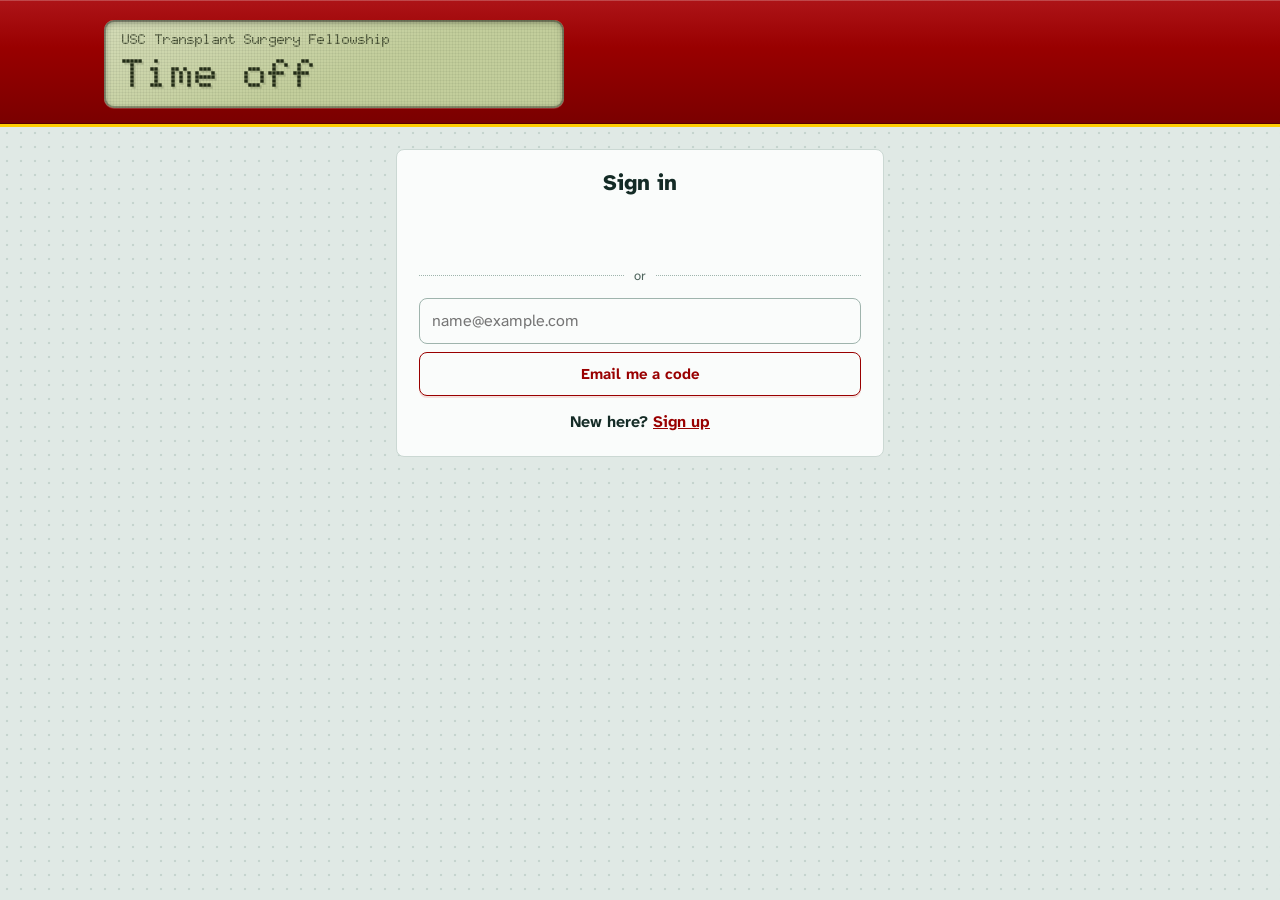
<file: index.html>
<!DOCTYPE html>
<html lang="en">
<head>
  <meta charset="utf-8">
  <meta name="viewport" content="width=device-width, initial-scale=1">
  <title>Fellowship Time Off</title>
  <link rel="icon" href="data:image/svg+xml,%3Csvg xmlns='http://www.w3.org/2000/svg' viewBox='0 0 32 32'%3E%3Crect width='32' height='32' rx='8' fill='%23990000'/%3E%3Crect x='5' y='7' width='22' height='13' rx='3' fill='%23c3ce9c'/%3E%3Cpath d='M8 11h2v2H8zm3 0h2v2h-2zm3 0h2v2h-2zm-6 4h2v2H8zm3 0h2v2h-2z' fill='%23232c17'/%3E%3Crect x='9' y='24' width='14' height='3' rx='1.5' fill='%23ffcc00'/%3E%3C/svg%3E">
  <meta name="theme-color" content="#990000">
  <link rel="preload" href="assets/fonts/doto.woff2" as="font" type="font/woff2" crossorigin>
  <link rel="preload" href="assets/fonts/atkinson-hyperlegible-next.woff2" as="font" type="font/woff2" crossorigin>
  <link rel="stylesheet" href="assets/styles.css">
  <script src="https://accounts.google.com/gsi/client" async></script>
  <script src="assets/ui.js"></script>
  <script src="assets/api.js"></script>
  <script src="assets/timeoff.js"></script>
</head>
<body>
  <header class="top">
    <div class="top-inner">
      <div class="lcd">
        <div class="eyebrow">USC Transplant Surgery Fellowship</div>
        <h1>Time off</h1>
      </div>
      <div class="who" id="who"></div>
    </div>
  </header>

  <div id="auth"><section class="card"><div class="loading">Loading…</div></section></div>
  <main id="app" class="split" hidden>
    <div class="col side">
    <section class="card">
      <label class="label" for="month">Month</label>
      <select id="month" aria-label="Month"></select>
    </section>

    <section class="card" id="tally"><div class="loading">Loading…</div></section>
    <section class="card" id="viewerNote" hidden>
      <h2>View only</h2>
      <p class="hint" id="viewerText">You can see who is off and who cross-covers. Only fellows can request time off; admins can make changes on the admin page.</p>
    </section>

    <section class="card">
      <h2 id="offTitle">Already off</h2>
      <ul class="offlist" id="offList"></ul>
    </section>
    </div>

    <div class="col wide">
    <section class="card">
      <h2 id="requestTitle">Request or remove time off</h2>
      <div class="tabs" id="tabs" role="tablist">
        <button class="tab" role="tab" data-mode="weekend" type="button">Weekend Off</button>
        <button class="tab" role="tab" data-mode="vacation" type="button">Vacation</button>
        <button class="tab" role="tab" data-mode="custom" type="button" hidden>Conference / Other</button>
        <button class="tab" role="tab" data-mode="remove" type="button">Remove</button>
      </div>
      <p class="hint" id="hint"></p>
      <div class="options" id="weekendOptions" role="radiogroup" aria-label="Weekend options"></div>
      <div class="customform" id="customForm" style="display:none">
        <label class="label" for="customLabel">What is it?</label>
        <input id="customLabel" type="text" maxlength="80" placeholder="e.g. ASTS Winter Symposium">
        <div class="daterow">
          <div><label class="label" for="customStart">First day</label><input id="customStart" type="date"></div>
          <div><label class="label" for="customEnd">Last day</label><input id="customEnd" type="date"></div>
        </div>
        <label class="override-toggle" id="ackRow">
          <input type="checkbox" id="ack">
          <span><b>Another fellow is also off on some of these days, and I know</b><br>For example, you’re both going to the same conference. Each service still gets its own cross-cover.</span>
        </label>
      </div>
      <div class="cal" id="calendar" aria-label="Month calendar"></div>
      <ul class="legend" aria-label="Calendar key">
        <li><span class="swatch tag-other">AB</span> Someone is off (their initials)</li>
        <li id="legendMine"><span class="swatch tag-mine">AB</span> You are off</li>
        <li id="legendSelect"><span class="swatch sel"></span> Your selection</li>
        <li><span class="swatch wkd"></span> Saturday / Sunday</li>
        <li id="legendRemove"><span class="swatch removing"></span> Selected to remove</li>
      </ul>
      <div class="selection" id="selection"></div>
      <button class="primary" id="submit" type="button" disabled>Submit request</button>
      <div class="status" id="status" role="status" aria-live="polite"></div>
    </section>
    </div>
  </main>

  <script>
  (function () {
    var state = { view: null, mode: 'weekend', weekend: '', vacation: {}, remove: {}, confirming: false, busy: false };
    var $ = UI.$, el = UI.el, clear = UI.clear, addDays = UI.addDays, dayLabel = UI.dayLabel, plural = UI.plural;
    var page = TimeOffPage, custom = TimeOffPage.custom;
    var call = page.caller(state, showStatus, function () { renderSelection(); });

    function load(month) {
      showStatus('', '', []);
      call('apiGetMonth', [month || ''], render);
    }

    /* ── rendering ── */
    function render(view) {
      if (!state.view || state.view.month !== view.month) { custom.reset(); $('ack').checked = false; }
      state.view = view;
      resetSelection();
      UI.fillSelect($('month'), view.months.map(function (m) { return [m.value, m.label]; }), view.month);
      renderTally();
      $('offTitle').textContent = 'Already off in ' + view.monthLabel;
      page.offList($('offList'), view, { you: view.canRequest });
      renderRequest();
    }

    function resetSelection() {
      state.weekend = '';
      state.vacation = {};
      state.remove = {};
      state.confirming = false;
    }

    function renderTally() {
      var t = state.view.tally, box = $('tally');
      clear(box);
      box.hidden = !t;
      $('viewerNote').hidden = !!t;
      if (state.view.viewNote) $('viewerText').textContent = state.view.viewNote; // a fellow in another year
      if (!t) return;
      box.appendChild(el('div', 'tally-head', 'Your vacation days (includes conferences and other non-weekend time off)'));
      box.appendChild(UI.tallyStats(t));
    }

    function renderRequest() {
      Array.prototype.forEach.call(document.querySelectorAll('.tab'), function (t) {
        t.setAttribute('aria-selected', t.getAttribute('data-mode') === state.mode ? 'true' : 'false');
      });
      var v = state.view;
      // Viewers (and admins, and fellows of another year) see the month read-only.
      $('tabs').hidden = !v.canRequest;
      $('submit').hidden = !v.canRequest;
      $('requestTitle').textContent = v.canRequest ? 'Request or remove time off' : 'Who’s off in ' + v.monthLabel;
      $('legendMine').style.display = v.canRequest ? '' : 'none';
      if (!v.canRequest) {
        state.mode = 'view';
        $('customForm').style.display = 'none';
        $('hint').textContent = 'Initials show who is off each day. The list shows each person’s name, reason and cross-cover.';
        $('legendRemove').style.display = 'none';
        $('legendSelect').style.display = 'none';
        renderWeekendOptions();
        renderCalendar();
        renderSelection();
        return;
      }
      var customTab = document.querySelector('.tab[data-mode="custom"]');
      customTab.hidden = !v.rules.canAddCustom;
      $('tabs').classList.toggle('tabs4', !!v.rules.canAddCustom);
      if (state.mode === 'custom' && !v.rules.canAddCustom) state.mode = 'weekend';
      if (state.mode === 'view') state.mode = 'weekend';
      $('customForm').style.display = state.mode === 'custom' ? '' : 'none';
      $('ackRow').style.display = v.rules.customAcknowledge ? '' : 'none';
      $('customLabel').maxLength = v.rules.customNameMax || 80;
      if (state.mode === 'custom') {
        custom.limit(v);
        var pastCustom = (v.rules.pastKinds || []).indexOf('custom') !== -1;
        $('hint').textContent = 'For a conference or other time off that isn’t a weekend or vacation. It goes on the calendar as "' +
          v.fellowName + ' - <what it is>", its ' + v.rules.countedDays + ' days count toward your ' + v.rules.vacationLimit +
          ' vacation days, and cross-cover is added. Up to ' + v.rules.customMaxDays + ' days, starting in ' + v.monthLabel + '.' +
          (pastCustom ? ' Past dates are fine.' : '') +
          (v.rules.customAcknowledge ? ' If another fellow is off then too, tick the box below to add it anyway.' : ' If another fellow is off then too, ask an admin to add it.');
      } else if (state.mode === 'weekend') {
        var perMonth = v.rules.weekendsPerMonth === 1 ? 'One weekend off per month' : 'Up to ' + v.rules.weekendsPerMonth + ' weekends off per month';
        $('hint').textContent = v.myWeekend
          ? 'You already have a weekend off this month (' + v.myWeekend + '). ' + perMonth + '.'
          : 'Pick a ' + v.rules.weekendDays + ' weekend. ' + perMonth + ', and only one person off at a time.';
      } else if (state.mode === 'vacation') {
        var pastVac = (v.rules.pastKinds || []).indexOf('vacation') !== -1;
        $('hint').textContent = 'Tap the days you want off (' + v.rules.vacationDays + '). You have ' + plural(v.tally.remaining, 'vacation day') +
          ' left. Days when another fellow is already off can’t be picked.' +
          (pastVac ? ' Past days (dashed) can be added too, to record vacation you already took.' : '');
      } else {
        var any = v.grid.some(function (c) { return c.removeDays.length; });
        var past = v.rules.pastKinds || [];
        var pastNote = past.length === 0 ? 'past days'
          : past.indexOf('weekend') === -1 ? 'weekends that have already started' : '';
        $('hint').textContent = any
          ? 'Tap your ' + v.rules.fellowsRemove + ' days (yellow) to remove them. ' +
            (v.rules.weekendsRemovedWhole ? 'A weekend is removed as a whole. ' : '') +
            'The matching cross-cover is removed too.' +
            (pastNote ? ' ' + pastNote.charAt(0).toUpperCase() + pastNote.slice(1) + ' can’t be removed here.' : '')
          : 'You have no ' + v.rules.fellowsRemove + ' days you can remove in ' + v.monthLabel + '.';
      }
      $('legendRemove').style.display = state.mode === 'remove' ? '' : 'none';
      $('legendSelect').style.display = state.mode === 'remove' ? 'none' : '';
      renderWeekendOptions();
      renderCalendar();
      renderSelection();
    }

    function renderWeekendOptions() {
      var box = $('weekendOptions');
      box.style.display = state.mode === 'weekend' ? '' : 'none';
      if (state.mode !== 'weekend') { clear(box); return; }
      page.weekendOptions(box, state.view.weekendOptions, state.weekend, function (start) {
        state.weekend = start;
        showStatus('', '', []);
        renderRequest();
      });
    }

    function renderCalendar() {
      var weekendDays = {}, customChosen = {};
      if (state.mode === 'custom') custom.days(state.view).forEach(function (k) { customChosen[k] = true; });
      if (state.mode === 'weekend' && state.weekend && state.view.canRequest) {
        for (var i = 0; i < state.view.rules.weekendLength; i++) weekendDays[addDays(state.weekend, i)] = true;
      }
      page.calendar($('calendar'), state.view.grid, function (c) {
        var action = null;
        if (state.mode === 'vacation' && c.vacationOk) action = function () { toggleVacation(c.key); };
        if (state.mode === 'remove' && c.removeDays.length) action = function () { toggleRemove(c.removeDays); };
        return { action: action, muted: state.mode === 'vacation' || state.mode === 'remove',
          selected: !!(weekendDays[c.key] || state.vacation[c.key] || customChosen[c.key] || state.remove[c.key]), removing: !!state.remove[c.key] };
      });
    }

    function toggleVacation(key) {
      if (state.vacation[key]) {
        delete state.vacation[key];
      } else {
        var count = Object.keys(state.vacation).length;
        if (count >= state.view.tally.remaining) {
          showStatus('error', 'Vacation limit', ['You have ' + plural(state.view.tally.remaining, 'vacation day') + ' left.']);
          return;
        }
        state.vacation[key] = true;
      }
      showStatus('', '', []);
      renderCalendar();
      renderSelection();
    }

    function toggleRemove(days) {
      var allOn = days.every(function (d) { return state.remove[d]; });
      days.forEach(function (d) { if (allOn) delete state.remove[d]; else state.remove[d] = true; });
      state.confirming = false;
      showStatus('', '', []);
      renderCalendar();
      renderSelection();
    }

    function renderSelection() {
      var box = $('selection'), btn = $('submit');
      clear(box);
      if (state.mode === 'view') return;
      if (state.mode === 'weekend') {
        if (state.weekend) {
          box.appendChild(el('b', null, 'Weekend Off: '));
          box.appendChild(document.createTextNode(dayLabel(state.weekend) + ' – ' + dayLabel(addDays(state.weekend, state.view.rules.weekendLength - 1))));
        }
        btn.disabled = !state.weekend;
        btn.textContent = 'Request weekend off';
      } else if (state.mode === 'custom') {
        var cd = custom.days(state.view), lbl = $('customLabel').value.trim();
        if (cd.length) {
          box.appendChild(el('b', null, '"' + state.view.fellowName + ' - ' + (lbl || '…') + '": '));
          box.appendChild(document.createTextNode(UI.spanLabel(cd[0], cd[cd.length - 1]) + ' (' + plural(custom.counted(state.view, cd), 'day') + ' counted)'));
          var others = {};
          state.view.grid.forEach(function (c) {
            if (cd.indexOf(c.key) !== -1) c.off.forEach(function (o) { if (!o.mine) others[o.name] = true; });
          });
          var names = Object.keys(others);
          if (names.length) box.appendChild(el('div', 'ack-note', 'Also off on some of these days: ' + names.join(', ') + '.' +
            ($('ack').checked ? '' : ' Tick the box above if you know and it’s fine.')));
        }
        btn.disabled = !(cd.length && lbl);
        btn.textContent = !cd.length ? 'Add time off' : !lbl ? 'Enter what it is' : 'Add ' + plural(cd.length, 'day');
      } else if (state.mode === 'remove') {
        var rdays = Object.keys(state.remove).sort();
        if (rdays.length) {
          box.appendChild(el('b', null, 'Remove ' + plural(rdays.length, 'day') + ': '));
          box.appendChild(document.createTextNode(rdays.map(dayLabel).join(', ')));
        }
        btn.disabled = !rdays.length;
        btn.textContent = !rdays.length ? 'Remove time off'
          : state.confirming ? 'Tap again to confirm removing ' + plural(rdays.length, 'day')
          : 'Remove ' + plural(rdays.length, 'day');
      } else {
        var days = Object.keys(state.vacation).sort();
        if (days.length) {
          box.appendChild(el('b', null, 'Vacation: ' + plural(days.length, 'day') + ' — '));
          box.appendChild(document.createTextNode(days.map(dayLabel).join(', ')));
        }
        btn.disabled = !days.length;
        btn.textContent = days.length ? 'Request ' + plural(days.length, 'vacation day') : 'Request vacation';
      }
      btn.classList.toggle('danger', state.mode === 'remove');
    }

    function showStatus(kind, title, lines) { UI.showStatus($('status'), kind, title, lines); }

    /* ── submit ── */
    function submit() {
      if (!state.view || state.busy || !state.view.canRequest) return;
      var month = state.view.month;
      var done = function (res) {
        if (!res.ok) { showStatus('error', 'Not submitted', res.errors); return; }
        var removed = state.mode === 'remove';
        render(res.view);
        showStatus('ok', removed ? 'Removed from the calendar' : 'Added to the calendar', res.lines.concat(res.notes || []));
      };
      if (state.mode === 'remove') {
        if (!state.confirming) { state.confirming = true; renderSelection(); return; }
        call('apiRemoveTimeOff', [month, Object.keys(state.remove).sort()], done);
      } else if (state.mode === 'custom') {
        call('apiRequestCustom', [month, $('customLabel').value, custom.first(), custom.last(), $('ack').checked], function (res) {
          if (res.ok) { custom.reset(); $('ack').checked = false; }
          done(res);
        });
      } else if (state.mode === 'weekend') call('apiRequestWeekend', [month, state.weekend], done);
      else call('apiRequestVacation', [month, Object.keys(state.vacation).sort()], done);
    }

    /* ── wiring ── */
    $('month').addEventListener('change', function (e) { load(e.target.value); });
    Array.prototype.forEach.call(document.querySelectorAll('.tab'), function (t) {
      t.addEventListener('click', function () {
        if (!state.view || state.busy || !state.view.canRequest) return;
        state.mode = t.getAttribute('data-mode');
        resetSelection();
        showStatus('', '', []);
        renderRequest();
      });
    });
    $('submit').addEventListener('click', submit);
    ['customLabel', 'customStart', 'customEnd', 'ack'].forEach(function (id) {
      $(id).addEventListener(id === 'ack' ? 'change' : 'input', function () {
        if (!state.view) return;
        if (id === 'customStart' || id === 'customEnd') custom.limit(state.view);
        showStatus('', '', []);
        renderCalendar();
        renderSelection();
      });
    });
    TimeOffApi.start({ app: 'timeoff', need: 'viewer', adminUrl: 'admin/', onReady: function () { load(''); } });
  })();
  </script>
</body>
</html>
</file>
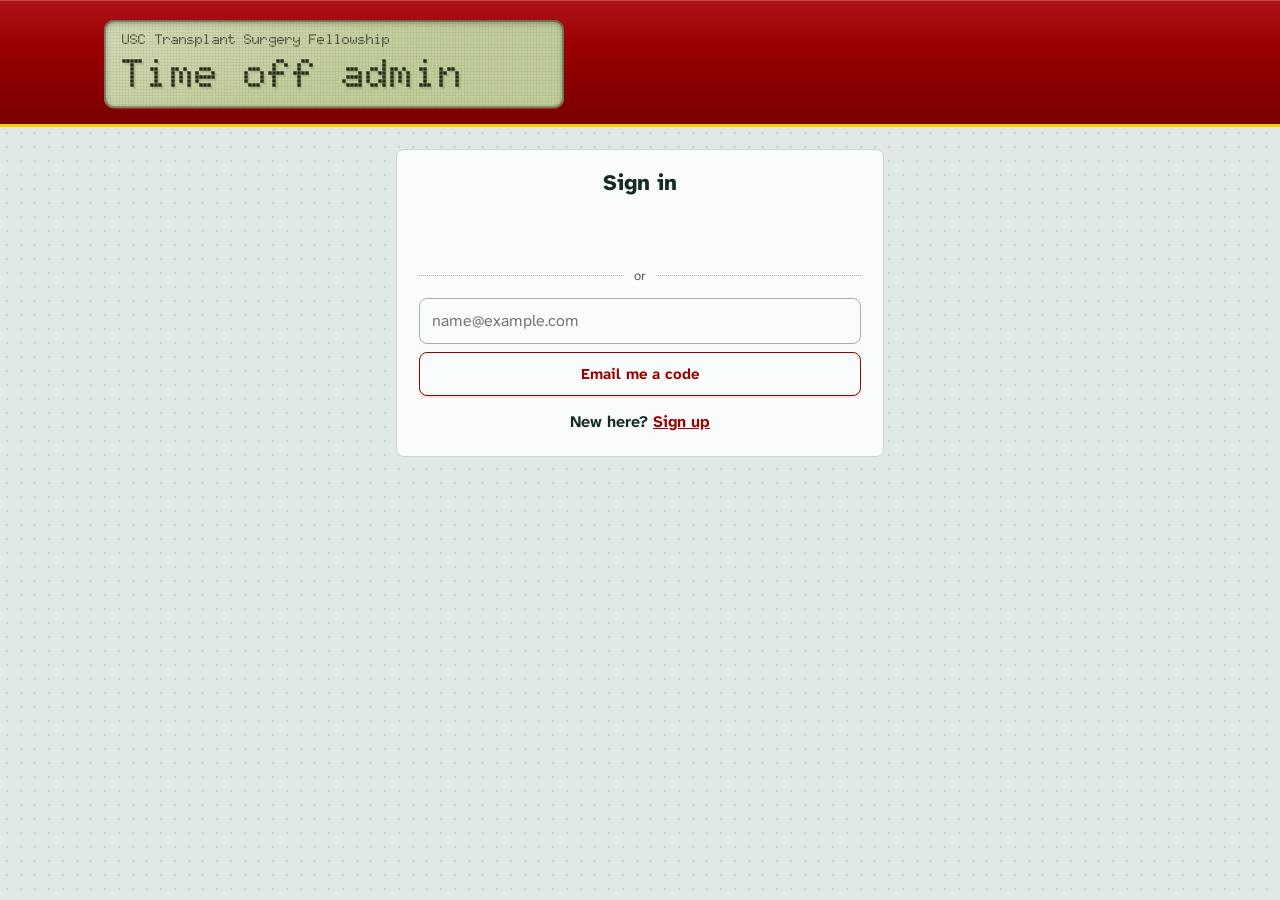
<file: admin/index.html>
<!DOCTYPE html>
<html lang="en">
<head>
  <meta charset="utf-8">
  <meta name="viewport" content="width=device-width, initial-scale=1">
  <title>Fellowship Time Off — Admin</title>
  <link rel="icon" href="data:image/svg+xml,%3Csvg xmlns='http://www.w3.org/2000/svg' viewBox='0 0 32 32'%3E%3Crect width='32' height='32' rx='8' fill='%23990000'/%3E%3Crect x='5' y='7' width='22' height='13' rx='3' fill='%23c3ce9c'/%3E%3Cpath d='M8 11h2v2H8zm3 0h2v2h-2zm3 0h2v2h-2zm-6 4h2v2H8zm3 0h2v2h-2z' fill='%23232c17'/%3E%3Crect x='9' y='24' width='14' height='3' rx='1.5' fill='%23ffcc00'/%3E%3C/svg%3E">
  <meta name="theme-color" content="#990000">
  <link rel="preload" href="../assets/fonts/doto.woff2" as="font" type="font/woff2" crossorigin>
  <link rel="preload" href="../assets/fonts/atkinson-hyperlegible-next.woff2" as="font" type="font/woff2" crossorigin>
  <link rel="stylesheet" href="../assets/styles.css">
  <script src="https://accounts.google.com/gsi/client" async></script>
  <script src="../assets/ui.js"></script>
  <script src="../assets/api.js"></script>
  <script src="../assets/timeoff.js"></script>
</head>
<body>
  <header class="top">
    <div class="top-inner">
      <div class="lcd">
        <div class="eyebrow">USC Transplant Surgery Fellowship</div>
        <h1>Time off admin</h1>
      </div>
      <div class="who" id="who"></div>
    </div>
  </header>

  <div id="auth"><section class="card"><div class="loading">Loading…</div></section></div>
  <main id="app" class="split admin" hidden>
    <div class="col side">
    <section class="card" id="monthCard">
      <label class="label" for="month">Month</label>
      <select id="month" aria-label="Month"></select>
      <div class="toolbar">
        <button class="secondary" id="syncBtn" type="button">Sync calendar</button>
        <button class="secondary" id="checkBtn" type="button">Check rules</button>
      </div>
      <div class="syncinfo" id="syncInfo"></div>
    </section>

    <section class="card" id="totalsCard">
      <h2 id="totalsTitle">Vacation days</h2>
      <table class="totals" id="totals"></table>
    </section>

    <section class="card" id="offCard">
      <h2 id="offTitle">Already off</h2>
      <ul class="offlist" id="offList"></ul>
    </section>

    <section class="card" id="logCard">
      <h2>Recent changes</h2>
      <p class="hint">Everything changed through this site — by fellows and admins — newest first.</p>
      <ul class="log" id="log" tabindex="0" aria-label="Recent changes"></ul>
    </section>

    </div>

    <div class="col wide">
    <section class="card" id="checkCard" hidden>
      <h2 id="checkTitle">Rule check</h2>
      <div class="status" id="checkStatus" role="status" aria-live="polite"></div>
      <ul class="issues" id="issues"></ul>
    </section>

    <section class="card" id="makeCard">
      <h2>Make changes</h2>
      <label class="label" for="member">Fellow</label>
      <select id="member" aria-label="Fellow"></select>
      <div class="tabs tabs5" role="tablist">
        <button class="tab" role="tab" data-mode="weekend" type="button">Weekend</button>
        <button class="tab" role="tab" data-mode="vacation" type="button">Vacation</button>
        <button class="tab" role="tab" data-mode="extra" type="button">Extra wknd day</button>
        <button class="tab" role="tab" data-mode="custom" type="button">Custom</button>
        <button class="tab" role="tab" data-mode="remove" type="button">Remove</button>
      </div>
      <label class="override-toggle" id="overrideRow">
        <input type="checkbox" id="override">
        <span><b>Allow even if someone else is off</b><br>Overrides the one-person-off rule. Each service still gets its own cross-cover.</span>
      </label>
      <p class="hint" id="hint"></p>
      <div class="options" id="weekendOptions" role="radiogroup" aria-label="Weekend options"></div>
      <div class="customform" id="customForm">
        <label class="label" for="customLabel">Name of the time off</label>
        <input id="customLabel" type="text" maxlength="80" placeholder="e.g. ASTS Winter Symposium">
        <div class="daterow">
          <div><label class="label" for="customStart">First day</label><input id="customStart" type="date"></div>
          <div><label class="label" for="customEnd">Last day</label><input id="customEnd" type="date"></div>
        </div>
      </div>
      <div class="cal" id="calendar" aria-label="Month calendar"></div>
      <ul class="legend" aria-label="Calendar key">
        <li><span class="swatch tag-other">AB</span> Someone is off (initials)</li>
        <li><span class="swatch tag-mine">AB</span> Selected fellow is off</li>
        <li id="legendSelect"><span class="swatch sel"></span> Selected days</li>
        <li id="legendRemove"><span class="swatch removing"></span> Selected to remove</li>
        <li><span class="swatch wkd"></span> Saturday / Sunday</li>
      </ul>
      <div class="selection" id="selection"></div>
      <button class="primary" id="submit" type="button" disabled>Submit</button>
      <div class="status" id="status" role="status" aria-live="polite"></div>
    </section>
    </div>

  </main>

  <script>
  (function () {
    var state = { view: null, member: '', mode: 'weekend', weekend: '', picks: {}, confirming: false, override: false, busy: false };
    var $ = UI.$, el = UI.el, clear = UI.clear, addDays = UI.addDays, dayLabel = UI.dayLabel, plural = UI.plural, renderSelect = UI.fillSelect;
    var page = TimeOffPage, custom = TimeOffPage.custom;
    function picked() { return Object.keys(state.picks).sort(); }
    var call = page.caller(state, showStatus, function () { renderSelection(); });

    /** Reads the month fresh from the calendars (the page's first load, "Sync calendar", a new month or fellow). */
    function load(month) {
      showStatus('', '', []);
      call('apiAdminGetMonth', [month || '', state.member], render);
    }

    /* ── rendering ── */
    function render(view) {
      // Each month starts the custom form fresh, so old dates never reach the wrong month.
      if (!state.view || state.view.month !== view.month) custom.reset();
      state.view = view;
      state.member = view.member;
      resetSelection();
      renderSelect($('month'), view.months.map(function (m) { return [m.value, m.label]; }), view.month);
      renderSelect($('member'), view.members.map(function (n) { return [n, n]; }), view.member);
      $('syncInfo').textContent = view.sync ? 'Read from Google Calendar ' + view.sync.at + ': ' +
        plural(view.sync.timeOffEvents, 'time-off event') + ', ' + plural(view.sync.serviceEvents, 'service event') + '.' : '';
      renderTotals();
      $('offTitle').textContent = 'Already off in ' + view.monthLabel;
      page.offList($('offList'), view, { extra: overrideForm });
      renderActions();
      renderLog(view.log);
    }

    function renderLog(log) { UI.fillLog($('log'), log, 'No changes yet. Changes made from now on show up here.'); }

    function renderTotals() {
      var t = $('totals');
      clear(t);
      var head = el('tr');
      ['Fellow', 'Used', 'Planned', 'Left'].forEach(function (h) { head.appendChild(el('th', null, h)); });
      t.appendChild(head);
      state.view.tallies.forEach(function (r) {
        var tr = el('tr');
        tr.appendChild(el('td', null, r.name));
        tr.appendChild(el('td', 'num', String(r.used)));
        tr.appendChild(el('td', 'num', String(r.planned)));
        tr.appendChild(el('td', 'num' + (r.remaining <= 3 ? ' low' : ''), String(r.remaining)));
        t.appendChild(tr);
      });
    }

    /* "Change cross-cover" for one time-off period */
    function overrideForm(p) {
      var d = el('details', 'override');
      d.appendChild(el('summary', null, 'Change cross-cover'));
      var who = el('select');
      renderSelect(who, [['', 'Choose who covers…']].concat(state.view.members.filter(function (n) { return n !== (p.canonicalName || p.name); })
        .map(function (n) { return [n, n]; })), '');
      var days = [];
      for (var k = p.startKey; k <= p.lastKey; k = addDays(k, 1)) days.push([k, dayLabel(k)]);
      var from = el('select'), to = el('select');
      renderSelect(from, days, p.startKey);
      renderSelect(to, days, p.lastKey);
      var row = el('div', 'daterow');
      var f1 = el('div'); f1.appendChild(el('span', 'label', 'From')); f1.appendChild(from);
      var f2 = el('div'); f2.appendChild(el('span', 'label', 'Through')); f2.appendChild(to);
      row.appendChild(f1); row.appendChild(f2);
      var btn = el('button', 'primary small', 'Set cross-cover');
      btn.type = 'button';
      btn.addEventListener('click', function () {
        if (!who.value) { showStatus('error', 'Choose who should cross-cover', []); return; }
        call('apiAdminSetCrossCover', [state.view.month, state.member, p.id, from.value, to.value, who.value], afterChange('Cross-cover updated'));
      });
      var whoLabel = el('span', 'label', 'Cross-cover');
      d.appendChild(whoLabel); d.appendChild(who); d.appendChild(row); d.appendChild(btn);
      return d;
    }

    function resetSelection() {
      state.weekend = '';
      state.picks = {};
      state.confirming = false;
    }

    function renderActions() {
      var v = state.view, mode = state.mode;
      // No time-off fellows yet (admins add them in the portal), so there is nothing to change.
      $('makeCard').hidden = !v.member;
      if (!v.member) return;
      Array.prototype.forEach.call(document.querySelectorAll('.tab'), function (t) {
        t.setAttribute('aria-selected', t.getAttribute('data-mode') === mode ? 'true' : 'false');
      });
      var name = v.member, r = v.rules;
      var hints = {
        weekend: 'Give ' + name + ' a ' + r.weekendDays + ' weekend.',
        vacation: 'Tap days (' + r.vacationDays + ') to give ' + name + ' vacation. ' + name + ' has ' + plural(tallyFor(name).remaining, 'day') + ' left. Past dates are allowed.',
        extra: v.fiveWeekends
          ? v.monthLabel + ' has ' + r.extraWeekendMin + ' weekends. Tap a ' + r.extraWeekendDays + ' to give ' + name + ' an extra weekend day (each day separately).'
          : v.monthLabel + ' has fewer than ' + r.extraWeekendMin + ' weekends, so there are no extra weekend days to assign.',
        custom: 'Add time off for ' + name + ' such as a conference. It is titled "' + name + ' - <name>" and its ' + r.countedDays +
          ' days count toward the ' + r.vacationLimit + ' days.',
        remove: 'Tap ' + name + '’s days (yellow) to remove them, past or future. ' + (r.weekendsRemovedWhole ? 'Weekends are removed whole. ' : '') +
          'Matching cross-cover is removed too.',
      };
      $('hint').textContent = hints[mode];
      $('overrideRow').style.display = mode === 'remove' ? 'none' : '';
      $('override').checked = state.override;
      $('weekendOptions').style.display = mode === 'weekend' ? '' : 'none';
      $('customForm').style.display = mode === 'custom' ? '' : 'none';
      $('legendRemove').style.display = mode === 'remove' ? '' : 'none';
      $('legendSelect').style.display = mode === 'remove' ? 'none' : '';
      if (mode === 'custom') custom.limit(v);
      renderWeekendOptions();
      renderCalendar();
      renderSelection();
    }

    function tallyFor(name) {
      return state.view.tallies.filter(function (t) { return t.name === name; })[0] || state.view.tally;
    }

    function renderWeekendOptions() {
      var box = $('weekendOptions');
      if (state.mode !== 'weekend') { clear(box); return; }
      page.weekendOptions(box, state.override ? state.view.weekendOptionsOverride : state.view.weekendOptions, state.weekend, function (start) {
        state.weekend = start;
        showStatus('', '', []);
        renderCalendar();
        renderWeekendOptions();
        renderSelection();
      });
    }

    function cellAction(c) {
      if (state.mode === 'vacation' && (state.override ? c.vacationOkOverride : c.vacationOk)) return function () { togglePicks([c.key]); };
      if (state.mode === 'extra' && (state.override ? c.extraOkOverride : c.extraOk)) return function () { togglePicks([c.key]); };
      if (state.mode === 'remove' && c.removeDays.length) return function () { togglePicks(c.removeDays); };
      return null;
    }

    function renderCalendar() {
      var chosen = {};
      if (state.mode === 'weekend' && state.weekend) for (var i = 0; i < state.view.rules.weekendLength; i++) chosen[addDays(state.weekend, i)] = true;
      if (state.mode === 'custom') custom.days(state.view).forEach(function (k) { chosen[k] = true; });
      page.calendar($('calendar'), state.view.grid, function (c) {
        var picked = !!state.picks[c.key];
        return { action: cellAction(c), muted: ['vacation', 'extra', 'remove'].indexOf(state.mode) !== -1,
          selected: chosen[c.key] || picked, removing: picked && state.mode === 'remove' };
      });
    }

    function togglePicks(days) {
      var allOn = days.every(function (d) { return state.picks[d]; });
      days.forEach(function (d) { if (allOn) delete state.picks[d]; else state.picks[d] = true; });
      state.confirming = false;
      showStatus('', '', []);
      renderCalendar();
      renderSelection();
    }

    function renderSelection() {
      var box = $('selection'), btn = $('submit'), mode = state.mode, name = state.view.member;
      clear(box);
      var days = picked(), text = '', label = 'Submit', enabled = false;
      if (mode === 'weekend') {
        enabled = !!state.weekend;
        text = state.weekend ? 'Weekend for ' + name + ': ' + dayLabel(state.weekend) + ' – ' + dayLabel(addDays(state.weekend, state.view.rules.weekendLength - 1)) : '';
        label = 'Add weekend';
      } else if (mode === 'vacation' || mode === 'extra') {
        enabled = days.length > 0;
        text = days.length ? (mode === 'vacation' ? 'Vacation' : 'Extra weekend days') + ' for ' + name + ': ' + days.map(dayLabel).join(', ') : '';
        label = !days.length ? (mode === 'vacation' ? 'Add vacation days' : 'Add extra weekend days')
          : mode === 'vacation' ? 'Add ' + plural(days.length, 'vacation day') : 'Add ' + plural(days.length, 'extra weekend day');
      } else if (mode === 'custom') {
        var cd = custom.days(state.view), lbl = $('customLabel').value.trim();
        enabled = cd.length > 0 && !!lbl;
        text = cd.length ? '"' + name + ' - ' + (lbl || '…') + '": ' + UI.spanLabel(cd[0], cd[cd.length - 1]) + ' (' + plural(custom.counted(state.view, cd), 'day') + ' counted)' : '';
        label = 'Add time off';
      } else {
        enabled = days.length > 0;
        text = days.length ? 'Remove from ' + name + ': ' + days.map(dayLabel).join(', ') : '';
        label = !days.length ? 'Remove' : state.confirming ? 'Tap again to confirm removing ' + plural(days.length, 'day') : 'Remove ' + plural(days.length, 'day');
      }
      if (text) box.appendChild(el('span', null, text));
      btn.disabled = !enabled;
      btn.textContent = label;
      btn.classList.toggle('danger', mode === 'remove');
    }

    function showStatus(kind, title, lines) { UI.showStatus($('status'), kind, title, lines, true); }

    function afterChange(title) {
      return function (res) {
        if (!res.ok) { showStatus('error', 'Not saved', res.errors); return; }
        markIssuesStale();
        render(res.view);
        showStatus('ok', title, res.lines.concat(res.notes || []));
      };
    }

    function submit() {
      if (!state.view || state.busy) return;
      var m = state.view.month, who = state.member, mode = state.mode;
      var ov = state.override && mode !== 'remove';
      if (mode === 'weekend') call('apiAdminRequestWeekend', [m, who, state.weekend, ov], afterChange('Added to the calendar'));
      else if (mode === 'vacation') call('apiAdminRequestVacation', [m, who, picked(), ov], afterChange('Added to the calendar'));
      else if (mode === 'extra') call('apiAdminAddExtraWeekendDays', [m, who, picked(), ov], afterChange('Added to the calendar'));
      else if (mode === 'custom') {
        call('apiAdminAddCustom', [m, who, $('customLabel').value, custom.first(), custom.last(), ov], function (res) {
          afterChange('Added to the calendar')(res);
          if (res.ok) { custom.reset(); renderSelection(); }
        });
      } else {
        if (!state.confirming) { state.confirming = true; renderSelection(); return; }
        call('apiAdminRemove', [m, who, picked()], afterChange('Removed from the calendar'));
      }
    }

    function renderIssues(res, scroll) {
      $('checkCard').hidden = false;
      $('checkTitle').textContent = 'Rule check: ' + (res.issues.length ? plural(res.issues.length, 'issue') : 'no issues');
      var list = $('issues');
      clear(list);
      if (!res.issues.length) list.appendChild(el('li', 'empty', 'Everything on the calendar follows the rules.'));
      if (res.overridden) list.appendChild(el('li', 'empty', plural(res.overridden, 'approved overlap') + ' (allowed when added, or marked as intended) ' +
        (res.overridden === 1 ? 'is' : 'are') + ' not listed.'));
      res.issues.forEach(function (i) {
        var li = el('li');
        li.appendChild(el('span', 'when', dayLabel(i.startKey)));
        li.appendChild(document.createTextNode(i.message));
        if (i.fixes && i.fixes.length) {
          var box = el('div', 'fixes');
          i.fixes.forEach(function (f) { box.appendChild(fixControl(f)); });
          li.appendChild(box);
        }
        if (i.hint) li.appendChild(el('span', 'fixhint', i.hint));
        list.appendChild(li);
      });
      if (scroll !== false) $('checkCard').scrollIntoView({ behavior: 'smooth', block: 'start' });
    }

    /* One fix button (with a list to choose from, if it has choices). Changes that remove something ask twice. */
    function fixControl(f) {
      var row = el('div', 'fix'), sel = null;
      if (f.choices) {
        row.appendChild(el('span', 'fixlabel', f.label));
        sel = el('select');
        sel.setAttribute('aria-label', f.label);
        renderSelect(sel, f.choices.map(function (c) { return [c.value, c.label]; }), f.choices[0].value);
        row.appendChild(sel);
      }
      var btn = el('button', 'secondary small' + (f.type === 'approve' ? '' : ' fixbtn'), f.button || f.label);
      btn.type = 'button';
      var details = el('ul', 'fixdetails');
      details.hidden = true;
      (f.details || []).forEach(function (d) { details.appendChild(el('li', null, d)); });
      var armed = false;
      btn.addEventListener('click', function () {
        if (!state.view || state.busy) return;
        if (f.confirm && !armed) {
          armed = true;
          btn.textContent = 'Tap again to confirm';
          btn.classList.add('armed');
          details.hidden = !(f.details || []).length;
          return;
        }
        call('apiAdminFix', [state.view.month, state.member, f, sel ? sel.value : ''], function (res) {
          if (!res.ok) {
            armed = false; btn.textContent = f.button || f.label; btn.classList.remove('armed');
            showCheckStatus('error', 'Not changed', res.errors);
            return;
          }
          render(res.view);
          renderIssues(res.check, false);
          showCheckStatus('ok', 'Fixed', res.lines);
        });
      });
      if (sel) sel.addEventListener('change', function () { armed = false; btn.textContent = f.button || f.label; btn.classList.remove('armed'); details.hidden = true; });
      row.appendChild(btn);
      row.appendChild(details);
      return row;
    }

    function showCheckStatus(kind, title, lines) {
      UI.showStatus($('checkStatus'), kind, title, lines);
      if (kind) $('checkCard').scrollIntoView({ behavior: 'smooth', block: 'start' });
    }

    // After any change the rule check may be out of date, so hide it until it's run again.
    function markIssuesStale() { $('checkCard').hidden = true; }

    /* ── wiring ── */
    $('month').addEventListener('change', function (e) { if (!state.view) return; markIssuesStale(); load(e.target.value); });
    $('member').addEventListener('change', function (e) { if (!state.view) return; state.member = e.target.value; load(state.view.month); });
    $('syncBtn').addEventListener('click', function () { markIssuesStale(); load(state.view ? state.view.month : ''); });
    $('checkBtn').addEventListener('click', function () {
      call('apiAdminCheckRules', [state.view ? state.view.month : ''], function (res) { showCheckStatus('', '', []); renderIssues(res); });
    });
    Array.prototype.forEach.call(document.querySelectorAll('.tab'), function (t) {
      t.addEventListener('click', function () {
        if (!state.view || state.busy) return;
        state.mode = t.getAttribute('data-mode');
        resetSelection();
        showStatus('', '', []);
        renderActions();
      });
    });
    ['customLabel', 'customStart', 'customEnd'].forEach(function (id) {
      $(id).addEventListener('input', function () {
        if (!state.view) return;
        if (id !== 'customLabel') custom.limit(state.view);
        renderCalendar();
        renderSelection();
      });
    });
    $('override').addEventListener('change', function (e) {
      if (!state.view) return;
      state.override = e.target.checked;
      state.weekend = '';
      state.picks = {};
      showStatus('', '', []);
      renderActions();
    });
    $('submit').addEventListener('click', submit);
    TimeOffApi.start({ app: 'timeoff', need: 'admin', mainUrl: '../', onReady: function () { load(''); } });
  })();
  </script>
</body>
</html>
</file>
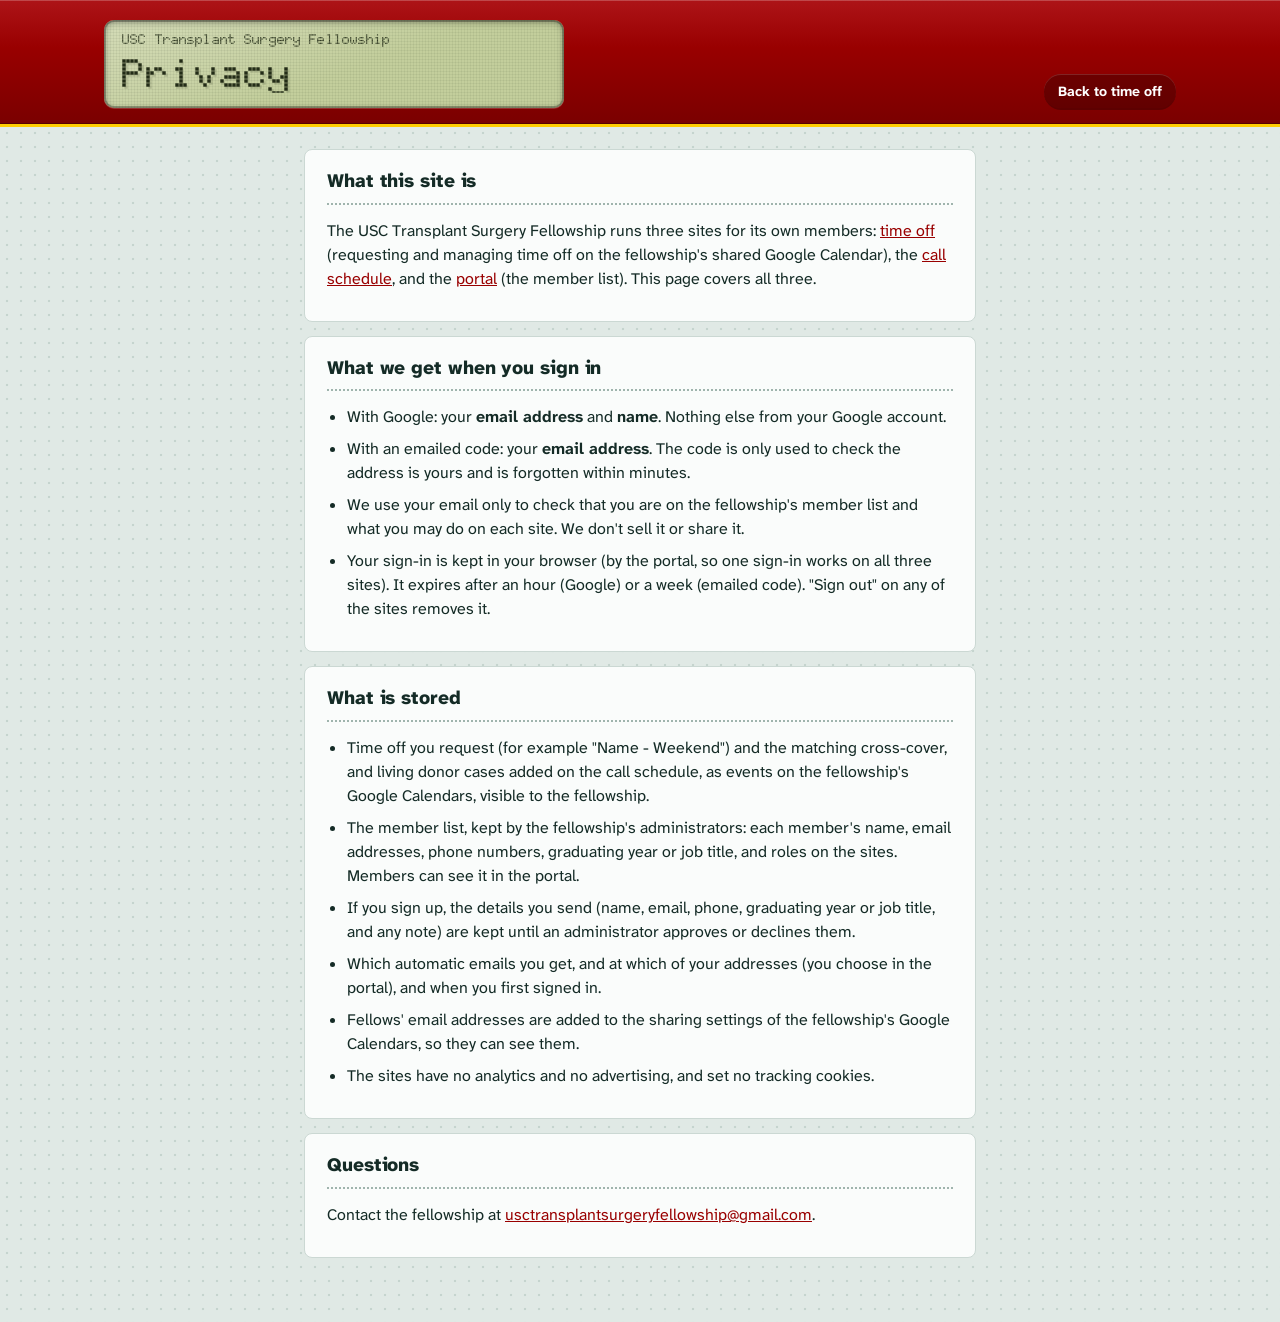
<file: privacy.html>
<!DOCTYPE html>
<html lang="en">
<head>
  <meta charset="utf-8">
  <meta name="viewport" content="width=device-width, initial-scale=1">
  <title>Privacy — USC Transplant Surgery Fellowship sites</title>
  <meta name="theme-color" content="#990000">
  <link rel="preload" href="assets/fonts/doto.woff2" as="font" type="font/woff2" crossorigin>
  <link rel="preload" href="assets/fonts/atkinson-hyperlegible-next.woff2" as="font" type="font/woff2" crossorigin>
  <link rel="stylesheet" href="assets/styles.css">
  <style>
    .card p, .card li { margin: 0 0 8px; }
    .card ul { padding-left: 20px; margin: 0 0 8px; }
  </style>
</head>
<body>
  <header class="top">
    <div class="top-inner">
      <div class="lcd">
        <div class="eyebrow">USC Transplant Surgery Fellowship</div>
        <h1>Privacy</h1>
      </div>
      <div class="who"><span class="who-actions"><a class="toplink" href="./">Back to time off</a></span></div>
    </div>
  </header>
  <main class="page">
    <section class="card">
      <h2>What this site is</h2>
      <p>The USC Transplant Surgery Fellowship runs three sites for its own members: <a href="https://timeoff.usctransplant.life/">time off</a> (requesting and managing time off on the fellowship's shared Google Calendar), the <a href="https://schedule.usctransplant.life/">call schedule</a>, and the <a href="https://portal.usctransplant.life/">portal</a> (the member list). This page covers all three.</p>
    </section>
    <section class="card">
      <h2>What we get when you sign in</h2>
      <ul>
        <li>With Google: your <b>email address</b> and <b>name</b>. Nothing else from your Google account.</li>
        <li>With an emailed code: your <b>email address</b>. The code is only used to check the address is yours and is forgotten within minutes.</li>
        <li>We use your email only to check that you are on the fellowship's member list and what you may do on each site. We don't sell it or share it.</li>
        <li>Your sign-in is kept in your browser (by the portal, so one sign-in works on all three sites). It expires after an hour (Google) or a week (emailed code). "Sign out" on any of the sites removes it.</li>
      </ul>
    </section>
    <section class="card">
      <h2>What is stored</h2>
      <ul>
        <li>Time off you request (for example "Name - Weekend") and the matching cross-cover, and living donor cases added on the call schedule, as events on the fellowship's Google Calendars, visible to the fellowship.</li>
        <li>The member list, kept by the fellowship's administrators: each member's name, email addresses, phone numbers, graduating year or job title, and roles on the sites. Members can see it in the portal.</li>
        <li>If you sign up, the details you send (name, email, phone, graduating year or job title, and any note) are kept until an administrator approves or declines them.</li>
        <li>Which automatic emails you get, and at which of your addresses (you choose in the portal), and when you first signed in.</li>
        <li>Fellows' email addresses are added to the sharing settings of the fellowship's Google Calendars, so they can see them.</li>
        <li>The sites have no analytics and no advertising, and set no tracking cookies.</li>
      </ul>
    </section>
    <section class="card">
      <h2>Questions</h2>
      <p>Contact the fellowship at <a href="mailto:usctransplantsurgeryfellowship@gmail.com">usctransplantsurgeryfellowship@gmail.com</a>.</p>
    </section>
  </main>
</body>
</html>
</file>
<file: assets/styles.css>
/*
 * Styles for all three sites. Keep this file identical in timeoff, schedule and portal.
 * Site-only styles live in schedule.css and portal.css.
 *
 * Design: the header is a pager. A USC-cardinal case holds a backlit LCD screen.
 * The screen lights up on page load. No other animation plays on its own.
 * The rest stays quiet: pale scrub-green paper, a faint perforated texture, plain sheets and pressable keys.
 * Weekends get OR-style hatching.
 *
 * Fonts (self-hosted in assets/fonts, SIL Open Font License):
 *   Doto                       — dot-matrix, pager screen only
 *   Atkinson Hyperlegible Next — everything else. The Braille Institute designed it for legibility
 *
 * Colors live in the variables below. The dark ("night call") theme follows them.
 */
@font-face {
  font-family: 'Atkinson Hyperlegible Next';
  src: url(fonts/atkinson-hyperlegible-next.woff2) format('woff2');
  font-weight: 200 800; font-style: normal; font-display: swap;
}
@font-face {
  font-family: 'Doto';
  src: url(fonts/doto.woff2) format('woff2');
  font-weight: 100 900; font-style: normal; font-display: block;
}

:root {
  color-scheme: light;
  --scrub: #e0e9e5;          /* page: pale scrub green */
  --scrub-dot: #c5d4ce;      /* the perforated-tray dots */
  --sheet: #fafcfb;          /* panels */
  --sheet-sunk: #eef3f1;     /* wells inside a panel */
  --ink: #142b26;
  --muted: #4f655d;
  --line: #cbd8d3;
  --line-strong: #9fb4ad;
  --hatch: rgba(20, 43, 38, .075);
  --cardinal: #990000;       /* USC cardinal: fills */
  --cardinal-deep: #6b0000;
  --accent: #990000;         /* cardinal for text and outlines (lighter in the dark theme) */
  --cardinal-soft: #f4e0dd;
  --gold: #ffcc00;           /* USC gold */
  --gold-ink: #2a2100;
  --gold-soft: #fff1b8;
  --gold-edge: #e0b400;
  --lcd: #c3ce9c;
  --lcd-dim: #8f9a74;
  --lcd-ink: #232c17;
  --lcd-glow: transparent;
  --ok: #1b6b43;
  --ok-soft: #dcefe4;
  --err: #b0241c;
  --err-deep: #7d140f;
  --err-soft: #fbe3e0;
}
@media (prefers-color-scheme: dark) {
  :root {
    color-scheme: dark;
    --scrub: #0d1815;
    --scrub-dot: #1a2c27;
    --sheet: #13221e;
    --sheet-sunk: #0f1b18;
    --ink: #e1ebe7;
    --muted: #94aaa3;
    --line: #23392f;
    --line-strong: #3b5a51;
    --hatch: rgba(225, 235, 231, .06);
    --cardinal: #a30f14;
    --cardinal-deep: #5e0306;
    --accent: #ff8f82;
    --cardinal-soft: #3a1c1a;
    --gold-soft: #3a3113;
    --gold-edge: #8a6f00;
    --lcd: #a5c24c;
    --lcd-dim: #4b5a22;
    --lcd-ink: #132006;
    --lcd-glow: rgba(165, 194, 76, .28);
    --ok: #82d6a6;
    --ok-soft: #173126;
    --err: #ff8f82;
    --err-deep: #7d140f;
    --err-soft: #3a1c1a;
  }
}

/* ── page ── */
* { box-sizing: border-box; }
[hidden] { display: none !important; } /* hidden always wins over a display set below */
html { -webkit-text-size-adjust: 100%; }
body {
  margin: 0;
  color: var(--ink);
  background-color: var(--scrub);
  background-image: radial-gradient(circle, var(--scrub-dot) 1.1px, transparent 1.6px);
  background-size: 14px 14px;
  font: 16px/1.5 'Atkinson Hyperlegible Next', 'Atkinson Hyperlegible', system-ui, sans-serif;
  min-height: 100vh;
}
a { color: var(--accent); }
:focus-visible { outline: 2.5px solid var(--accent); outline-offset: 2px; }
button { -webkit-tap-highlight-color: transparent; }

/* ── the pager (header) ── */
.top {
  color: #fff;
  background: linear-gradient(180deg, #ad1418 0%, #990000 38%, #7a0000 100%);
  box-shadow: inset 0 1px 0 rgba(255, 255, 255, .22), inset 0 -1px 0 rgba(0, 0, 0, .3);
  border-bottom: 3px solid var(--gold);
  padding: 16px 16px 14px;
}
.top-inner { max-width: 1072px; margin: 0 auto; } /* lines up with the panels below (main is 1120 minus its padding) */
.lcd {
  position: relative;
  max-width: 460px;
  color: var(--lcd-ink);
  background-color: var(--lcd);
  background-image:
    linear-gradient(rgba(35, 44, 23, .055) 1px, transparent 1px),
    linear-gradient(90deg, rgba(35, 44, 23, .055) 1px, transparent 1px),
    linear-gradient(160deg, rgba(255, 255, 255, .28), transparent 55%);
  background-size: 3px 3px, 3px 3px, 100% 100%;
  border-radius: 10px;
  padding: 10px 14px 12px;
  box-shadow:
    inset 0 2px 7px rgba(0, 0, 0, .38),
    inset 0 0 0 2px rgba(0, 0, 0, .28),
    0 1px 0 rgba(255, 255, 255, .18),
    0 0 26px var(--lcd-glow);
  animation: lcd-wake .7s ease-out both;
}
.eyebrow { font: 800 14px/1.2 'Doto', monospace; letter-spacing: .01em; opacity: .9; animation: lcd-flicker .45s steps(3) .15s both; }
/* The dates the sites cover (from the server, after sign-in), shown once here instead of in every section title. */
.lcd-range { display: block; margin-top: 6px; font: 800 15px/1.2 'Doto', monospace; letter-spacing: .01em; }
/* May–July: a switch between this academic year and the next, in the same display. */
.lcd-years { display: flex; flex-wrap: wrap; gap: 6px; }
.lcd-year {
  font: 800 15px/1.2 'Doto', monospace; letter-spacing: .01em; color: var(--lcd-ink); background: transparent;
  border: 2px solid var(--lcd-ink); border-radius: 6px; padding: 3px 8px; cursor: pointer; min-height: 32px; opacity: .65;
}
.lcd-year[aria-pressed="true"] { background: var(--lcd-ink); color: var(--lcd); opacity: 1; }
.lcd-year:hover, .lcd-year:focus-visible { opacity: 1; }
.lcd-year:focus-visible { outline: 3px solid var(--lcd-ink); outline-offset: 2px; }
h1 {
  display: inline-block;
  margin: 4px 0 0;
  font: 850 34px/1 'Doto', monospace;
  letter-spacing: .01em;
  text-shadow: 1.5px 1.5px 0 rgba(35, 44, 23, .16); /* LCD ghosting */
  animation: lcd-type .8s steps(14, end) .35s both;
}
h1::after { /* the pager's cursor: blinks three times, then goes away */
  content: ''; display: inline-block; width: .42em; height: .78em; margin-left: .14em; vertical-align: -.04em;
  background: currentColor; opacity: 0;
  animation: lcd-cursor 1.8s steps(1, end) 1.15s 1 both;
}
@keyframes lcd-wake { from { background-color: var(--lcd-dim); } to { background-color: var(--lcd); } }
@keyframes lcd-flicker { from { opacity: 0; } to { opacity: .9; } }
@keyframes lcd-type { from { clip-path: inset(0 100% 0 0); } to { clip-path: inset(0 -1em 0 0); } }
@keyframes lcd-cursor { 0%, 33%, 66% { opacity: 1; } 16%, 50%, 83%, 100% { opacity: 0; } }

/* who's signed in, and the pager's rubber buttons */
.who {
  display: flex; flex-wrap: wrap; align-items: center; gap: 8px 12px;
  margin-top: 12px; font-size: 15px; color: rgba(255, 255, 255, .92);
}
.who:empty { display: none; }
.who-name { overflow-wrap: anywhere; }
.who-actions { display: flex; flex-wrap: wrap; gap: 8px; }
.who .toplink, .who .linkbtn {
  display: inline-flex; align-items: center; min-height: 34px; padding: 0 14px;
  font-family: inherit; font-size: 14px; font-weight: 700; line-height: 1; color: #fff; text-decoration: none; cursor: pointer;
  background: rgba(0, 0, 0, .24); border: 0; border-radius: 999px;
  box-shadow: inset 0 1px 0 rgba(255, 255, 255, .14), 0 2px 0 rgba(0, 0, 0, .28);
}
.who .toplink:hover, .who .linkbtn:hover { background: rgba(0, 0, 0, .34); }
.who .toplink:active, .who .linkbtn:active { transform: translateY(1px); box-shadow: inset 0 1px 0 rgba(255, 255, 255, .1), 0 1px 0 rgba(0, 0, 0, .28); }
.top :focus-visible { outline-color: var(--gold); }

/* ── layout ── */
main { max-width: 1120px; margin: 0 auto; padding: 4px 16px 48px; }
#auth { max-width: 520px; margin: 0 auto; padding: 8px 16px 0; }
.col { min-width: 0; }
/* Time-off admin page on phones: one column in this order (month, rule check, totals, who's off, changes, people). */
@media (max-width: 959px) {
  main.admin:not([hidden]) { display: flex; flex-direction: column; }
  main.admin > .col { display: contents; }
  #monthCard { order: 1; } #checkCard { order: 2; } #totalsCard { order: 3; }
  #offCard { order: 4; } #makeCard { order: 5; } #logCard { order: 6; }
}

.card {
  background: var(--sheet);
  border: 1px solid var(--line);
  border-radius: 8px;
  padding: 16px 16px 18px;
  margin-top: 14px;
}
h2 {
  font-size: 19px; font-weight: 800; line-height: 1.2; letter-spacing: -.005em;
  margin: 0 0 14px; padding-bottom: 10px;
  border-bottom: 2px dotted var(--line-strong); /* tear-off perforation */
}
.label { display: block; font-size: 14px; font-weight: 700; color: var(--muted); margin-bottom: 6px; }
.hint { font-size: 14px; color: var(--muted); margin: 0 0 12px; }
.hint.small { font-size: 13px; margin: 10px 0 0; }
.loading { color: var(--muted); font-size: 15px; }
.empty { color: var(--muted); margin: 0; }

select, input[type="text"], input[type="email"], input[type="date"], input:not([type]) {
  width: 100%;
  font: inherit; font-size: 16px; /* 16px: iPhones don't zoom in when it's tapped */
  color: var(--ink); background-color: var(--sheet);
  border: 1.5px solid var(--line-strong); border-radius: 8px;
  padding: 10px 12px; min-height: 46px;
}
select {
  -webkit-appearance: none; appearance: none; cursor: pointer;
  padding-right: 38px;
  background-image:
    linear-gradient(45deg, transparent 50%, var(--muted) 50%),
    linear-gradient(135deg, var(--muted) 50%, transparent 50%);
  background-position: calc(100% - 20px) 52%, calc(100% - 14px) 52%;
  background-size: 6px 6px, 6px 6px;
  background-repeat: no-repeat;
}
select:hover, input:hover { border-color: var(--muted); }
/* iPhone date fields keep their own minimum width and spill out of narrow columns. Let them shrink and fill. */
input[type="date"] { -webkit-appearance: none; appearance: none; display: block; min-width: 0; max-width: 100%; text-align: left; line-height: 24px; }
input[type="date"]::-webkit-date-and-time-value { text-align: left; }

/* ── vacation tally ── */
.tally-head { font-size: 14px; color: var(--muted); margin-bottom: 10px; }
.stats { display: grid; grid-template-columns: repeat(3, 1fr); gap: 8px; }
.stat { background: var(--sheet-sunk); border: 1px solid var(--line); border-radius: 6px; padding: 8px 10px 9px; }
.stat b { display: block; font-size: 28px; font-weight: 800; line-height: 1.1; font-variant-numeric: tabular-nums; }
.stat span { font-size: 13px; color: var(--muted); }
.stat.remaining { border-color: var(--accent); }
.stat.remaining b { color: var(--accent); }

/* ── who is off ── */
.offlist { list-style: none; margin: 0; padding: 0; }
.offlist li { padding: 10px 0; border-top: 1px solid var(--line); }
.offlist li:first-child { border-top: 0; padding-top: 0; }
.offlist li:last-child { padding-bottom: 0; }
.offlist .when { display: block; font-size: 14px; color: var(--muted); font-variant-numeric: tabular-nums; }
.offlist .cover { display: block; font-size: 14px; margin-top: 2px; }
.offlist .cover.missing { color: var(--err); font-weight: 700; }
.offlist .you, .chip-you {
  font-size: 12px; font-weight: 800; color: var(--gold-ink); background: var(--gold);
  padding: 1px 7px; border-radius: 3px; margin-left: 6px; vertical-align: 1px;
}

/* ── keys (mode tabs) ── */
.tabs { display: grid; grid-template-columns: repeat(3, 1fr); gap: 6px; margin-bottom: 14px; }
.tab {
  font: inherit; font-size: 15px; font-weight: 700; line-height: 1.2; color: var(--ink);
  background: var(--sheet); border: 1.5px solid var(--line-strong); border-radius: 8px;
  padding: 10px 6px; min-height: 46px; cursor: pointer;
  box-shadow: 0 2px 0 var(--line-strong);
}
.tab:hover { border-color: var(--muted); }
.tab:active { transform: translateY(2px); box-shadow: 0 0 0 var(--line-strong); }
.tab[aria-selected="true"] {
  color: #fff; background: var(--cardinal); border-color: var(--cardinal-deep);
  box-shadow: 0 2px 0 var(--cardinal-deep), inset 0 -3px 0 var(--gold);
}
.tab[aria-checked="true"], .tab[aria-pressed="true"] { /* keys that work like radio buttons, or toggle on and off */
  color: #fff; background: var(--cardinal); border-color: var(--cardinal-deep);
  box-shadow: 0 2px 0 var(--cardinal-deep), inset 0 -3px 0 var(--gold);
}
.tab small { display: block; font-size: 12px; font-weight: 600; opacity: .85; }
/* a group of keys, choose one: <div class="keys" style="--n:3" role="radiogroup"> */
.keys { display: grid; grid-template-columns: repeat(var(--n, 2), minmax(0, 1fr)); gap: 6px; margin-bottom: 12px; }
.keys .tab { font-size: 15px; }
.tabs5 { margin-top: 14px; }
.tabs4 { grid-template-columns: repeat(2, 1fr); }

/* ── weekend options ── */
.options { display: grid; gap: 8px; margin-bottom: 14px; }
.option {
  display: flex; gap: 12px; align-items: flex-start; text-align: left; width: 100%;
  font: inherit; color: var(--ink); background: var(--sheet); cursor: pointer;
  border: 1.5px solid var(--line-strong); border-radius: 8px; padding: 11px 12px;
  box-shadow: 0 2px 0 var(--line);
}
.option b, .option > span:not(.dot) { font-variant-numeric: tabular-nums; }
.option .dot { flex: 0 0 20px; height: 20px; border-radius: 50%; border: 2px solid var(--muted); margin-top: 1px; background: var(--sheet); }
.option:hover:not(:disabled) { border-color: var(--accent); }
.option[aria-checked="true"] { border-color: var(--accent); background: var(--cardinal-soft); box-shadow: 0 2px 0 var(--accent); }
.option[aria-checked="true"] .dot { border-color: var(--accent); background: radial-gradient(var(--accent) 42%, var(--sheet) 47%); }
.option:disabled {
  cursor: not-allowed; box-shadow: none; border-color: var(--line); color: var(--muted);
  background-image: repeating-linear-gradient(135deg, var(--hatch) 0 2px, transparent 2px 8px);
}
.option:disabled .dot { border-color: var(--line-strong); }
.option small { display: block; color: var(--muted); font-size: 13px; }

/* ── month grid ── */
.cal { display: grid; grid-template-columns: repeat(7, minmax(0, 1fr)); gap: 4px; margin-bottom: 14px; }
.dow { font-size: 12px; font-weight: 700; color: var(--muted); text-align: center; padding-bottom: 2px; }
.cell {
  font: inherit; color: var(--ink);
  min-height: 54px; padding: 5px 2px; border-radius: 6px;
  border: 1px solid var(--line); background-color: var(--sheet);
  display: flex; flex-direction: column; align-items: center; justify-content: flex-start; gap: 3px;
  min-width: 0;
}
.cell .num { font-size: 14px; font-weight: 700; line-height: 1.2; font-variant-numeric: tabular-nums; }
.cell .tag {
  font-size: 11px; font-weight: 800; line-height: 1.25; letter-spacing: .02em;
  padding: 1px 4px; border-radius: 3px; max-width: 100%;
  overflow: hidden; text-overflow: ellipsis; white-space: nowrap;
  color: var(--accent); background: var(--cardinal-soft);
}
.cell.mine .tag { color: var(--gold-ink); background: var(--gold); }
.cell.weekendday { background-image: repeating-linear-gradient(135deg, var(--hatch) 0 2px, transparent 2px 7px); }
.cell.out, .cell.past:not(.ok):not(.sel), .cell.muted { opacity: .4; }
button.cell.ok.past:not(.sel) { opacity: .72; border-style: dashed; } /* past days still open for picking */
button.cell { cursor: pointer; }
button.cell.ok { border-color: var(--line-strong); box-shadow: 0 2px 0 var(--line-strong); } /* raised keys mark pickable days */
button.cell.ok:hover { border-color: var(--accent); }
button.cell:active { transform: translateY(2px); box-shadow: none; }
.cell.sel {
  color: #fff; background-color: var(--cardinal); border-color: var(--cardinal-deep);
  box-shadow: 0 2px 0 var(--cardinal-deep), inset 0 -3px 0 var(--gold);
}
button.cell.ok.sel { border-color: var(--cardinal-deep); box-shadow: 0 2px 0 var(--cardinal-deep), inset 0 -3px 0 var(--gold); }
.cell.sel .tag { background: rgba(255, 255, 255, .22); color: #fff; }
.cell.removing, button.cell.ok.removing {
  background-color: var(--err-deep);
  background-image: repeating-linear-gradient(135deg, #b0241c 0 6px, transparent 6px 12px);
  border-color: var(--err-deep); box-shadow: 0 2px 0 var(--err-deep);
  text-decoration: line-through;
}

/* calendar key */
.legend { list-style: none; margin: -2px 0 14px; padding: 0; display: grid; grid-template-columns: 1fr 1fr; gap: 8px 12px; font-size: 13px; color: var(--muted); }
.legend li { display: flex; align-items: center; gap: 8px; }
.swatch {
  flex: 0 0 auto; display: inline-flex; align-items: center; justify-content: center;
  min-width: 26px; height: 18px; padding: 0 3px; border-radius: 3px;
  font-size: 11px; font-weight: 800; border: 1px solid var(--line-strong); background: var(--sheet);
}
.swatch.tag-other { color: var(--accent); background: var(--cardinal-soft); border-color: transparent; }
.swatch.tag-mine { color: var(--gold-ink); background: var(--gold); border-color: transparent; }
.swatch.sel { background: var(--cardinal); border-color: var(--cardinal-deep); box-shadow: inset 0 -3px 0 var(--gold); }
.swatch.wkd { background-image: repeating-linear-gradient(135deg, var(--hatch) 0 2px, transparent 2px 5px); }
.swatch.removing { background: repeating-linear-gradient(135deg, #b0241c 0 4px, var(--err-deep) 4px 8px); border-color: var(--err-deep); }

/* ── selection, submit, results ── */
.selection { font-size: 15px; font-weight: 700; margin-bottom: 12px; min-height: 1.5em; }
.primary {
  display: block; width: 100%;
  font: inherit; font-size: 17px; font-weight: 800; color: #fff;
  background: var(--cardinal); border: 0; border-radius: 8px; padding: 14px 14px 17px; cursor: pointer;
  box-shadow: inset 0 -4px 0 var(--gold), 0 2px 0 var(--cardinal-deep);
}
.primary:hover:not(:disabled) { background: #8a0000; }
.primary:active:not(:disabled) { transform: translateY(2px); box-shadow: inset 0 -4px 0 var(--gold); }
.primary.danger { background: var(--err); box-shadow: inset 0 -4px 0 var(--err-deep), 0 2px 0 var(--err-deep); }
.primary:disabled {
  cursor: not-allowed; color: var(--muted); background-color: var(--sheet-sunk);
  background-image: repeating-linear-gradient(135deg, var(--hatch) 0 2px, transparent 2px 8px);
  box-shadow: inset 0 0 0 1.5px var(--line-strong);
}
.primary.small { padding: 10px 12px 12px; font-size: 15px; margin-top: 4px; box-shadow: inset 0 -3px 0 var(--gold); }

.status { margin-top: 12px; }
.status:empty { display: none; }
.status .box { border-radius: 6px; padding: 11px 13px; font-size: 15px; border-left: 5px solid; animation: slip-in .22s ease-out; }
.status .box.ok { background: var(--ok-soft); color: var(--ink); border-color: var(--ok); }
.status .box.error { background: var(--err-soft); color: var(--ink); border-color: var(--err); }
.status .box b, .status .box strong { color: inherit; }
.status ul { margin: 6px 0 0; padding-left: 18px; }
@keyframes slip-in { from { opacity: 0; transform: translateY(-4px); } to { opacity: 1; transform: none; } }

body.busy main { opacity: .6; pointer-events: none; transition: opacity .15s; }

/* ── admin page ── */
.toolbar { display: grid; grid-template-columns: 1fr 1fr; gap: 8px; margin-top: 12px; }
.secondary {
  font: inherit; font-size: 15px; font-weight: 700; line-height: 1.2; color: var(--accent);
  background: var(--sheet); border: 1.5px solid var(--accent); border-radius: 8px;
  padding: 10px 12px; min-height: 44px; cursor: pointer;
  box-shadow: 0 2px 0 var(--cardinal-soft);
}
.secondary:hover { background: var(--cardinal-soft); }
.secondary:active { transform: translateY(2px); box-shadow: none; }
.secondary.small { padding: 7px 11px; min-height: 36px; font-size: 14px; }
.secondary.strong { color: #fff; background: var(--cardinal); border-color: var(--cardinal-deep); box-shadow: inset 0 -3px 0 var(--gold); }
.secondary.armed, .issues .secondary.armed { color: #fff; background: var(--err); border-color: var(--err-deep); box-shadow: 0 2px 0 var(--err-deep); }
.syncinfo { font-size: 13px; color: var(--muted); margin-top: 10px; }
.syncinfo:empty { display: none; }

.issues { list-style: none; margin: 0; padding: 0; font-size: 15px; }
.issues > li { padding: 12px 0; border-top: 1px solid var(--line); }
.issues > li:first-child { border-top: 0; padding-top: 0; }
.issues .when { display: block; font-size: 13px; font-weight: 800; color: var(--accent); font-variant-numeric: tabular-nums; }
.issues .secondary.small { text-align: left; }
.issues .fixes { display: grid; gap: 8px; margin-top: 10px; }
.issues .fix { display: flex; flex-wrap: wrap; gap: 6px; align-items: center; min-width: 0; }
.issues .fixlabel { font-size: 14px; font-weight: 700; flex-basis: 100%; }
.issues .fix select { width: auto; flex: 1 1 160px; min-width: 0; max-width: 100%; min-height: 38px; padding: 6px 34px 6px 10px; font-size: 16px; }
.issues .fixdetails { flex-basis: 100%; margin: 0; padding-left: 18px; font-size: 13px; color: var(--muted); }
.issues .fixdetails li { padding: 1px 0; border-top: 0; }
.issues .fixhint { display: block; font-size: 13px; color: var(--muted); margin-top: 6px; }
#checkStatus { margin: 0 0 12px; }

.totals { width: 100%; border-collapse: collapse; font-size: 15px; }
.totals th { text-align: left; font-size: 13px; color: var(--muted); font-weight: 700; padding: 0 0 6px; }
.totals td { padding: 7px 0; border-top: 1px solid var(--line); }
.totals th:not(:first-child), .totals td.num { text-align: right; font-variant-numeric: tabular-nums; width: 64px; }
.totals td.low { color: var(--err); font-weight: 800; }

.override { margin-top: 8px; font-size: 14px; }
.override summary { cursor: pointer; color: var(--accent); font-weight: 700; }
.override[open] { background: var(--sheet-sunk); border: 1px solid var(--line); border-radius: 8px; padding: 10px 12px 12px; }
.override select { margin-bottom: 8px; }
.override .label { margin-top: 8px; }
.override-toggle {
  display: flex; gap: 10px; align-items: flex-start; font-size: 14px; color: var(--muted); cursor: pointer;
  background: var(--gold-soft); border: 1.5px solid var(--gold-edge); border-radius: 8px; padding: 10px 12px; margin-bottom: 12px;
}
.override-toggle b { color: var(--ink); }
.customform .override-toggle { margin-top: 2px; }
.ack-note { margin-top: 6px; color: var(--err); font-weight: 700; font-size: 14px; }
.override-toggle input { margin-top: 2px; width: 20px; height: 20px; accent-color: #990000; flex: 0 0 auto; }
.customform { margin-bottom: 14px; }
.customform input { margin-bottom: 10px; }
.daterow { display: grid; grid-template-columns: 1fr 1fr; gap: 10px; }
.daterow > *, .pick > * { min-width: 0; } /* grid columns may shrink below their content's width */

/* ── recent changes (both admin pages) ── */
.log { list-style: none; margin: 0; padding: 0 6px 0 0; font-size: 14px; }
/* Long change logs scroll inside their card after about ten entries. */
.log { max-height: 420px; overflow-y: auto; overscroll-behavior: contain; }
.log:focus-visible { outline: 2px solid var(--accent); outline-offset: 2px; }
.log li { padding: 7px 0; border-top: 1px solid var(--line); overflow-wrap: anywhere; }
.log li:first-child { border-top: 0; padding-top: 0; }
.log .when { display: block; font-size: 13px; color: var(--muted); }

/* ── sign-in ── */
.auth-card { text-align: center; padding: 26px 20px 22px; }
.auth-card h2 { border-bottom: 0; padding-bottom: 0; margin-bottom: 10px; font-size: 22px; }
.auth-card p { margin: 0 0 10px; }
.auth-card .gsi-button { min-height: 44px; margin: 14px 0 12px; display: flex; justify-content: center; }
/* Google's button frame is light. In dark mode a mismatched frame paints a white box around the pill. */
iframe[src*="accounts.google.com"] { color-scheme: light; }
.linkbtn { font: inherit; color: inherit; background: none; border: 0; padding: 0; text-decoration: underline; cursor: pointer; }
.auth-card .linkbtn { color: var(--accent); font-weight: 700; text-decoration: none; min-height: 40px; }
.auth-card .hint.small { margin-top: 6px; }
.auth-card .or { display: flex; align-items: center; gap: 10px; margin: 6px 0 12px; font-size: 13px; color: var(--muted); }
.auth-card .or::before, .auth-card .or::after { content: ''; flex: 1; border-top: 1.5px dotted var(--line-strong); }
.code-form { display: grid; gap: 8px; text-align: left; }
.code-form .label { margin: 0; }
.code-form .code-step { display: grid; gap: 8px; }
.code-form .code-step .hint { margin: 2px 0 0; }
.code-form .primary.small { margin: 0; }
.code-form .linkbtn { justify-self: start; min-height: 32px; font-size: 14px; }
.code-form .status { margin: 0; }
.signup-line { margin: 14px 0 0 !important; font-weight: 700; }
.signup-line .toplink { color: var(--accent); }

/* ── chips (small labels) ── */
.chip { display: inline-block; font-size: 12px; font-weight: 800; padding: 1px 7px; border-radius: 3px; margin-left: 6px; vertical-align: 1px; }
.chip.ok { background: var(--ok-soft); color: var(--ok); }
.chip.bad { background: var(--err-soft); color: var(--err); }
.chip.muted { background: var(--sheet-sunk); color: var(--muted); border: 1px solid var(--line); }
a.buttonlink { display: inline-flex; align-items: center; text-decoration: none; }

/* ── small phones (iPhone SE and narrower) ── */
@media (max-width: 380px) {
  h1 { font-size: 28px; }
  .eyebrow { font-size: 12px; }
}

/* ── bigger screens ── */
@media (min-width: 600px) {
  .tabs5 { grid-template-columns: repeat(5, 1fr); }
  .tabs4 { grid-template-columns: repeat(4, 1fr); }
  .cell { min-height: 64px; }
  .card { padding: 20px 22px 22px; }
}
@media (min-width: 760px) {
  .top { padding: 20px 24px 16px; }
  .top-inner { display: flex; align-items: flex-end; justify-content: space-between; gap: 24px; }
  .lcd { flex: 0 1 460px; padding: 12px 18px 14px; }
  h1 { font-size: 40px; }
  .who { margin-top: 0; justify-content: flex-end; text-align: right; }
  main { padding: 8px 24px 64px; }
}
@media (min-width: 960px) {
  /* two columns: what's happening on the left, the calendar to act on at the right */
  main.split:not([hidden]) { display: grid; grid-template-columns: minmax(300px, 370px) minmax(0, 1fr); gap: 0 28px; align-items: start; }
  main.split > .side { grid-column: 1; }
  main.split > .wide { grid-column: 2; }
  main.split > .full { grid-column: 1 / -1; }
  .wide .options { grid-template-columns: 1fr 1fr; }
  .wide .cell { min-height: 78px; align-items: flex-start; padding: 7px 7px; }
  .wide .cell .num { font-size: 15px; }
  .wide .cal { gap: 6px; }
  .wide .legend { grid-template-columns: repeat(3, auto); justify-content: start; }
}

/* ── privacy page ── */
main.page { max-width: 720px; }

/* ── people who prefer less motion ── */
@media (prefers-reduced-motion: reduce) {
  *, *::before, *::after { animation: none !important; transition: none !important; }
  h1::after { display: none; }
}
</file>
